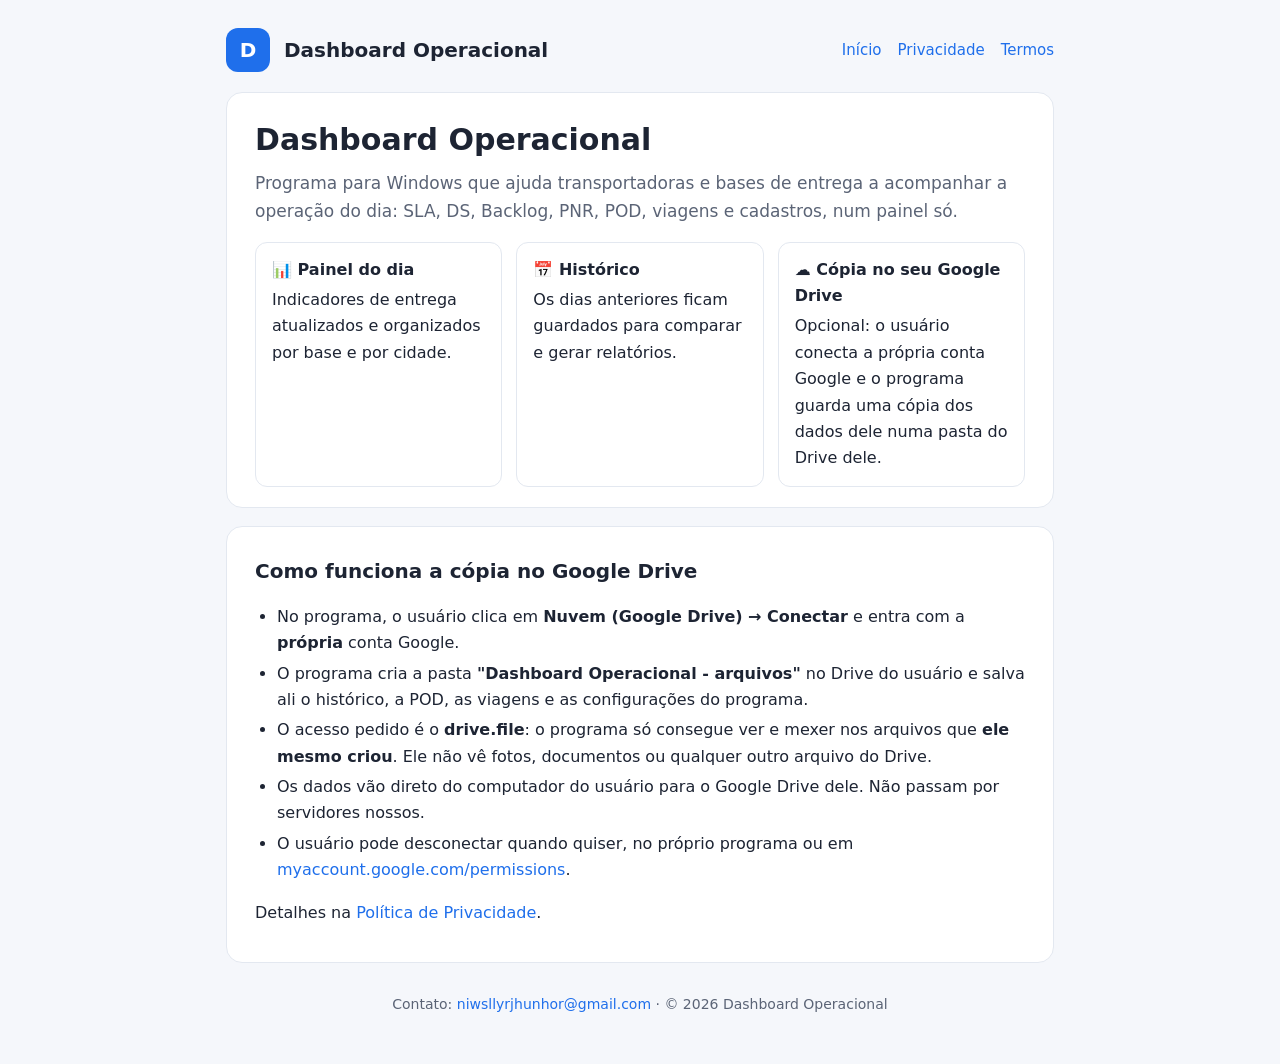
<file: index.html>
<!doctype html>
<html lang="pt-BR">
<head>
<meta charset="utf-8">
<meta name="viewport" content="width=device-width, initial-scale=1">
<title>Dashboard Operacional</title>
<meta name="description" content="Dashboard Operacional: painel de acompanhamento de entregas (SLA, DS, Backlog, PNR e POD) para transportadoras e bases de entrega.">
<link rel="stylesheet" href="estilo.css">
</head>
<body>
<header class="topo"><div class="logo">D</div><b>Dashboard Operacional</b>
<nav><a href="index.html">Início</a><a href="privacidade.html">Privacidade</a><a href="termos.html">Termos</a></nav></header>
<main>
<section class="card">
<h1>Dashboard Operacional</h1>
<p class="sub">Programa para Windows que ajuda transportadoras e bases de entrega a acompanhar a operação do dia: SLA, DS, Backlog, PNR, POD, viagens e cadastros, num painel só.</p>
<div class="grade">
<div class="item"><b>📊 Painel do dia</b>Indicadores de entrega atualizados e organizados por base e por cidade.</div>
<div class="item"><b>📅 Histórico</b>Os dias anteriores ficam guardados para comparar e gerar relatórios.</div>
<div class="item"><b>☁️ Cópia no seu Google Drive</b>Opcional: o usuário conecta a própria conta Google e o programa guarda uma cópia dos dados dele numa pasta do Drive dele.</div>
</div>
</section>
<section class="card">
<h2 style="margin-top:0">Como funciona a cópia no Google Drive</h2>
<ul>
<li>No programa, o usuário clica em <b>Nuvem (Google Drive) → Conectar</b> e entra com a <b>própria</b> conta Google.</li>
<li>O programa cria a pasta <b>"Dashboard Operacional - arquivos"</b> no Drive do usuário e salva ali o histórico, a POD, as viagens e as configurações do programa.</li>
<li>O acesso pedido é o <b>drive.file</b>: o programa só consegue ver e mexer nos arquivos que <b>ele mesmo criou</b>. Ele não vê fotos, documentos ou qualquer outro arquivo do Drive.</li>
<li>Os dados vão direto do computador do usuário para o Google Drive dele. Não passam por servidores nossos.</li>
<li>O usuário pode desconectar quando quiser, no próprio programa ou em <a href="https://myaccount.google.com/permissions">myaccount.google.com/permissions</a>.</li>
</ul>
<p>Detalhes na <a href="privacidade.html">Política de Privacidade</a>.</p>
</section>
<p class="pe">Contato: <a href="mailto:niwsllyrjhunhor@gmail.com">niwsllyrjhunhor@gmail.com</a> · © 2026 Dashboard Operacional</p>
</main>
</body>
</html>
</file>
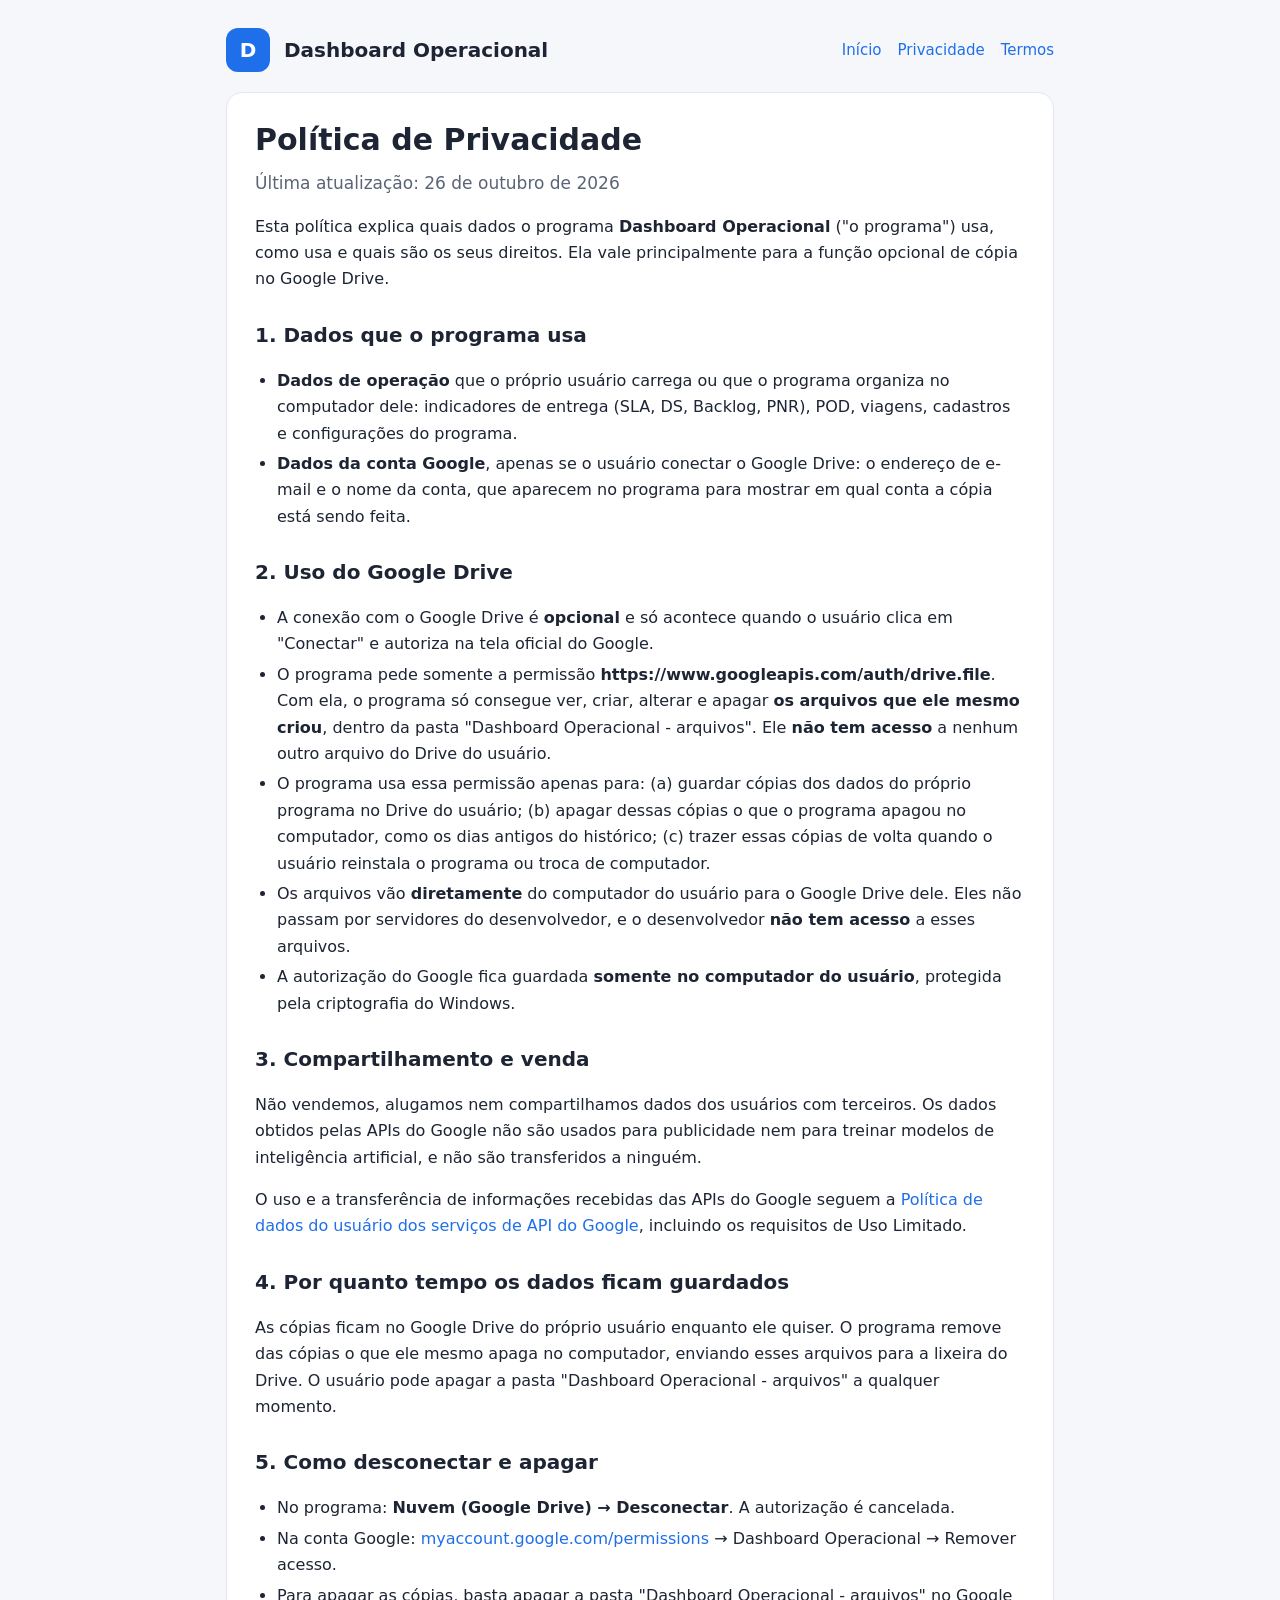
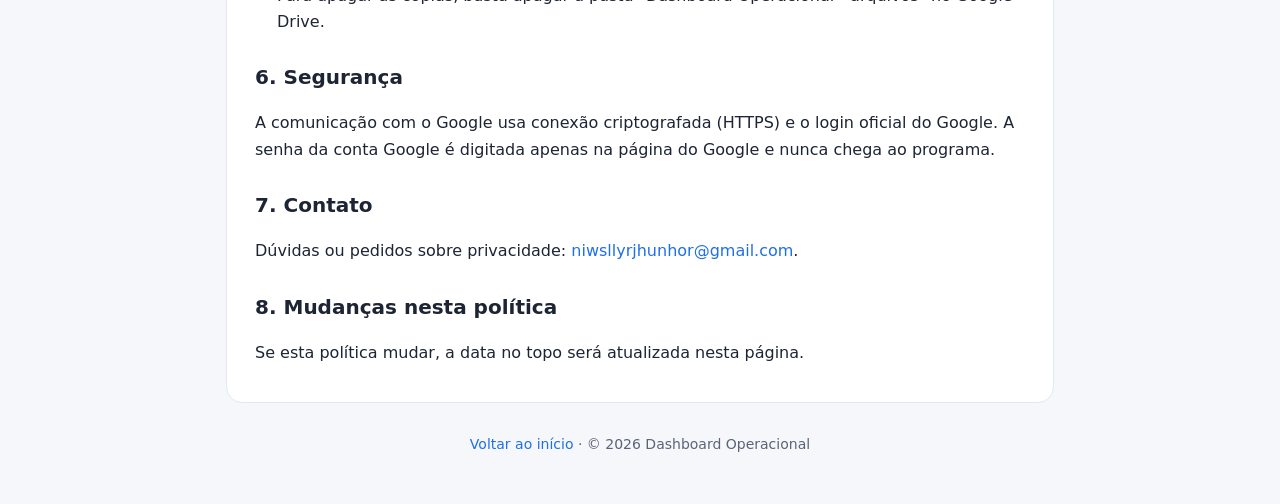
<file: privacidade.html>
<!doctype html>
<html lang="pt-BR">
<head>
<meta charset="utf-8">
<meta name="viewport" content="width=device-width, initial-scale=1">
<title>Política de Privacidade</title>
<meta name="description" content="Política de Privacidade do Dashboard Operacional, incluindo o uso do Google Drive.">
<link rel="stylesheet" href="estilo.css">
</head>
<body>
<header class="topo"><div class="logo">D</div><b>Dashboard Operacional</b>
<nav><a href="index.html">Início</a><a href="privacidade.html">Privacidade</a><a href="termos.html">Termos</a></nav></header>
<main><section class="card">
<h1>Política de Privacidade</h1>
<p class="sub">Última atualização: 26 de outubro de 2026</p>
<p>Esta política explica quais dados o programa <b>Dashboard Operacional</b> ("o programa") usa, como usa e quais são os seus direitos. Ela vale principalmente para a função opcional de cópia no Google Drive.</p>

<h2>1. Dados que o programa usa</h2>
<ul>
<li><b>Dados de operação</b> que o próprio usuário carrega ou que o programa organiza no computador dele: indicadores de entrega (SLA, DS, Backlog, PNR), POD, viagens, cadastros e configurações do programa.</li>
<li><b>Dados da conta Google</b>, apenas se o usuário conectar o Google Drive: o endereço de e-mail e o nome da conta, que aparecem no programa para mostrar em qual conta a cópia está sendo feita.</li>
</ul>

<h2>2. Uso do Google Drive</h2>
<ul>
<li>A conexão com o Google Drive é <b>opcional</b> e só acontece quando o usuário clica em "Conectar" e autoriza na tela oficial do Google.</li>
<li>O programa pede somente a permissão <b>https://www.googleapis.com/auth/drive.file</b>. Com ela, o programa só consegue ver, criar, alterar e apagar <b>os arquivos que ele mesmo criou</b>, dentro da pasta "Dashboard Operacional - arquivos". Ele <b>não tem acesso</b> a nenhum outro arquivo do Drive do usuário.</li>
<li>O programa usa essa permissão apenas para: (a) guardar cópias dos dados do próprio programa no Drive do usuário; (b) apagar dessas cópias o que o programa apagou no computador, como os dias antigos do histórico; (c) trazer essas cópias de volta quando o usuário reinstala o programa ou troca de computador.</li>
<li>Os arquivos vão <b>diretamente</b> do computador do usuário para o Google Drive dele. Eles não passam por servidores do desenvolvedor, e o desenvolvedor <b>não tem acesso</b> a esses arquivos.</li>
<li>A autorização do Google fica guardada <b>somente no computador do usuário</b>, protegida pela criptografia do Windows.</li>
</ul>

<h2>3. Compartilhamento e venda</h2>
<p>Não vendemos, alugamos nem compartilhamos dados dos usuários com terceiros. Os dados obtidos pelas APIs do Google não são usados para publicidade nem para treinar modelos de inteligência artificial, e não são transferidos a ninguém.</p>
<p>O uso e a transferência de informações recebidas das APIs do Google seguem a <a href="https://developers.google.com/terms/api-services-user-data-policy">Política de dados do usuário dos serviços de API do Google</a>, incluindo os requisitos de Uso Limitado.</p>

<h2>4. Por quanto tempo os dados ficam guardados</h2>
<p>As cópias ficam no Google Drive do próprio usuário enquanto ele quiser. O programa remove das cópias o que ele mesmo apaga no computador, enviando esses arquivos para a lixeira do Drive. O usuário pode apagar a pasta "Dashboard Operacional - arquivos" a qualquer momento.</p>

<h2>5. Como desconectar e apagar</h2>
<ul>
<li>No programa: <b>Nuvem (Google Drive) → Desconectar</b>. A autorização é cancelada.</li>
<li>Na conta Google: <a href="https://myaccount.google.com/permissions">myaccount.google.com/permissions</a> → Dashboard Operacional → Remover acesso.</li>
<li>Para apagar as cópias, basta apagar a pasta "Dashboard Operacional - arquivos" no Google Drive.</li>
</ul>

<h2>6. Segurança</h2>
<p>A comunicação com o Google usa conexão criptografada (HTTPS) e o login oficial do Google. A senha da conta Google é digitada apenas na página do Google e nunca chega ao programa.</p>

<h2>7. Contato</h2>
<p>Dúvidas ou pedidos sobre privacidade: <a href="mailto:niwsllyrjhunhor@gmail.com">niwsllyrjhunhor@gmail.com</a>.</p>

<h2>8. Mudanças nesta política</h2>
<p>Se esta política mudar, a data no topo será atualizada nesta página.</p>
</section>
<p class="pe"><a href="index.html">Voltar ao início</a> · © 2026 Dashboard Operacional</p>
</main>
</body>
</html>
</file>
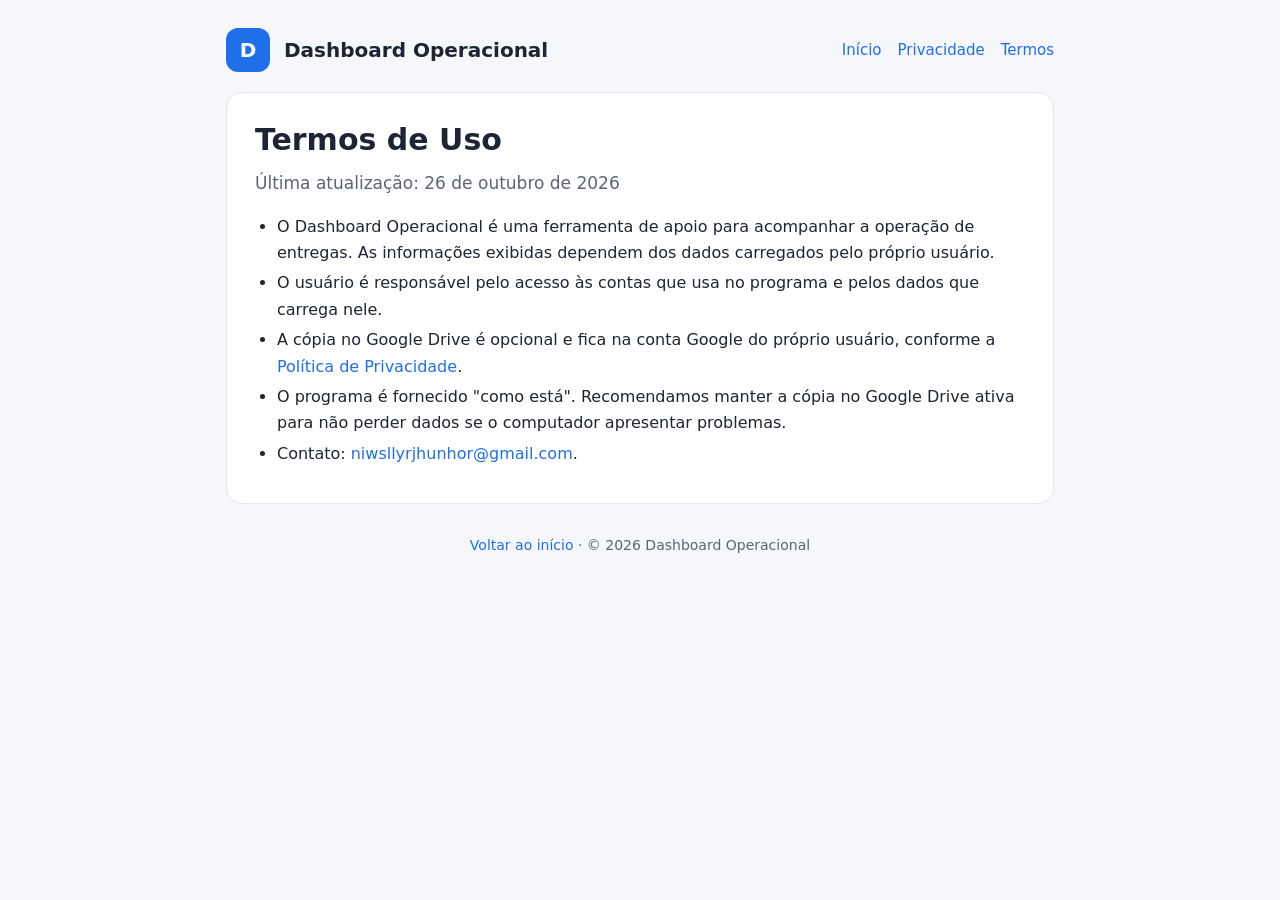
<file: termos.html>
<!doctype html>
<html lang="pt-BR">
<head>
<meta charset="utf-8">
<meta name="viewport" content="width=device-width, initial-scale=1">
<title>Termos de Uso</title>
<link rel="stylesheet" href="estilo.css">
</head>
<body>
<header class="topo"><div class="logo">D</div><b>Dashboard Operacional</b>
<nav><a href="index.html">Início</a><a href="privacidade.html">Privacidade</a><a href="termos.html">Termos</a></nav></header>
<main><section class="card">
<h1>Termos de Uso</h1>
<p class="sub">Última atualização: 26 de outubro de 2026</p>
<ul>
<li>O Dashboard Operacional é uma ferramenta de apoio para acompanhar a operação de entregas. As informações exibidas dependem dos dados carregados pelo próprio usuário.</li>
<li>O usuário é responsável pelo acesso às contas que usa no programa e pelos dados que carrega nele.</li>
<li>A cópia no Google Drive é opcional e fica na conta Google do próprio usuário, conforme a <a href="privacidade.html">Política de Privacidade</a>.</li>
<li>O programa é fornecido "como está". Recomendamos manter a cópia no Google Drive ativa para não perder dados se o computador apresentar problemas.</li>
<li>Contato: <a href="mailto:niwsllyrjhunhor@gmail.com">niwsllyrjhunhor@gmail.com</a>.</li>
</ul>
</section>
<p class="pe"><a href="index.html">Voltar ao início</a> · © 2026 Dashboard Operacional</p>
</main>
</body>
</html>
</file>
<file: estilo.css>
:root{--bg:#f5f7fb;--card:#fff;--txt:#1d2433;--fraco:#5b6476;--acento:#1f6feb;--borda:#e3e8f0}
@media (prefers-color-scheme:dark){:root{--bg:#0f141c;--card:#171e29;--txt:#e8edf5;--fraco:#9aa6b8;--acento:#5aa2ff;--borda:#283244}}
*{box-sizing:border-box}body{margin:0;background:var(--bg);color:var(--txt);font:16px/1.65 "Segoe UI",system-ui,-apple-system,Arial,sans-serif}
.topo{max-width:860px;margin:0 auto;padding:28px 16px 0;display:flex;gap:14px;align-items:center}
.logo{width:44px;height:44px;border-radius:12px;background:var(--acento);color:#fff;display:grid;place-items:center;font-weight:700;font-size:20px}
.topo b{font-size:20px}.topo nav{margin-left:auto;display:flex;gap:16px;font-size:15px}
a{color:var(--acento);text-decoration:none}a:hover{text-decoration:underline}
main{max-width:860px;margin:20px auto 48px;padding:0 16px}
.card{background:var(--card);border:1px solid var(--borda);border-radius:16px;padding:28px 28px 20px;margin-bottom:18px}
h1{font-size:30px;line-height:1.25;margin:0 0 10px}h2{font-size:20px;margin:26px 0 8px}
p,li{color:var(--txt)}.sub{color:var(--fraco);font-size:17px;margin-top:0}
ul{padding-left:22px}li{margin:4px 0}.pe{color:var(--fraco);font-size:14px;text-align:center;margin-top:30px}
.grade{display:grid;grid-template-columns:repeat(auto-fit,minmax(220px,1fr));gap:14px;margin-top:16px}
.item{border:1px solid var(--borda);border-radius:12px;padding:14px 16px}.item b{display:block;margin-bottom:4px}
</file>
